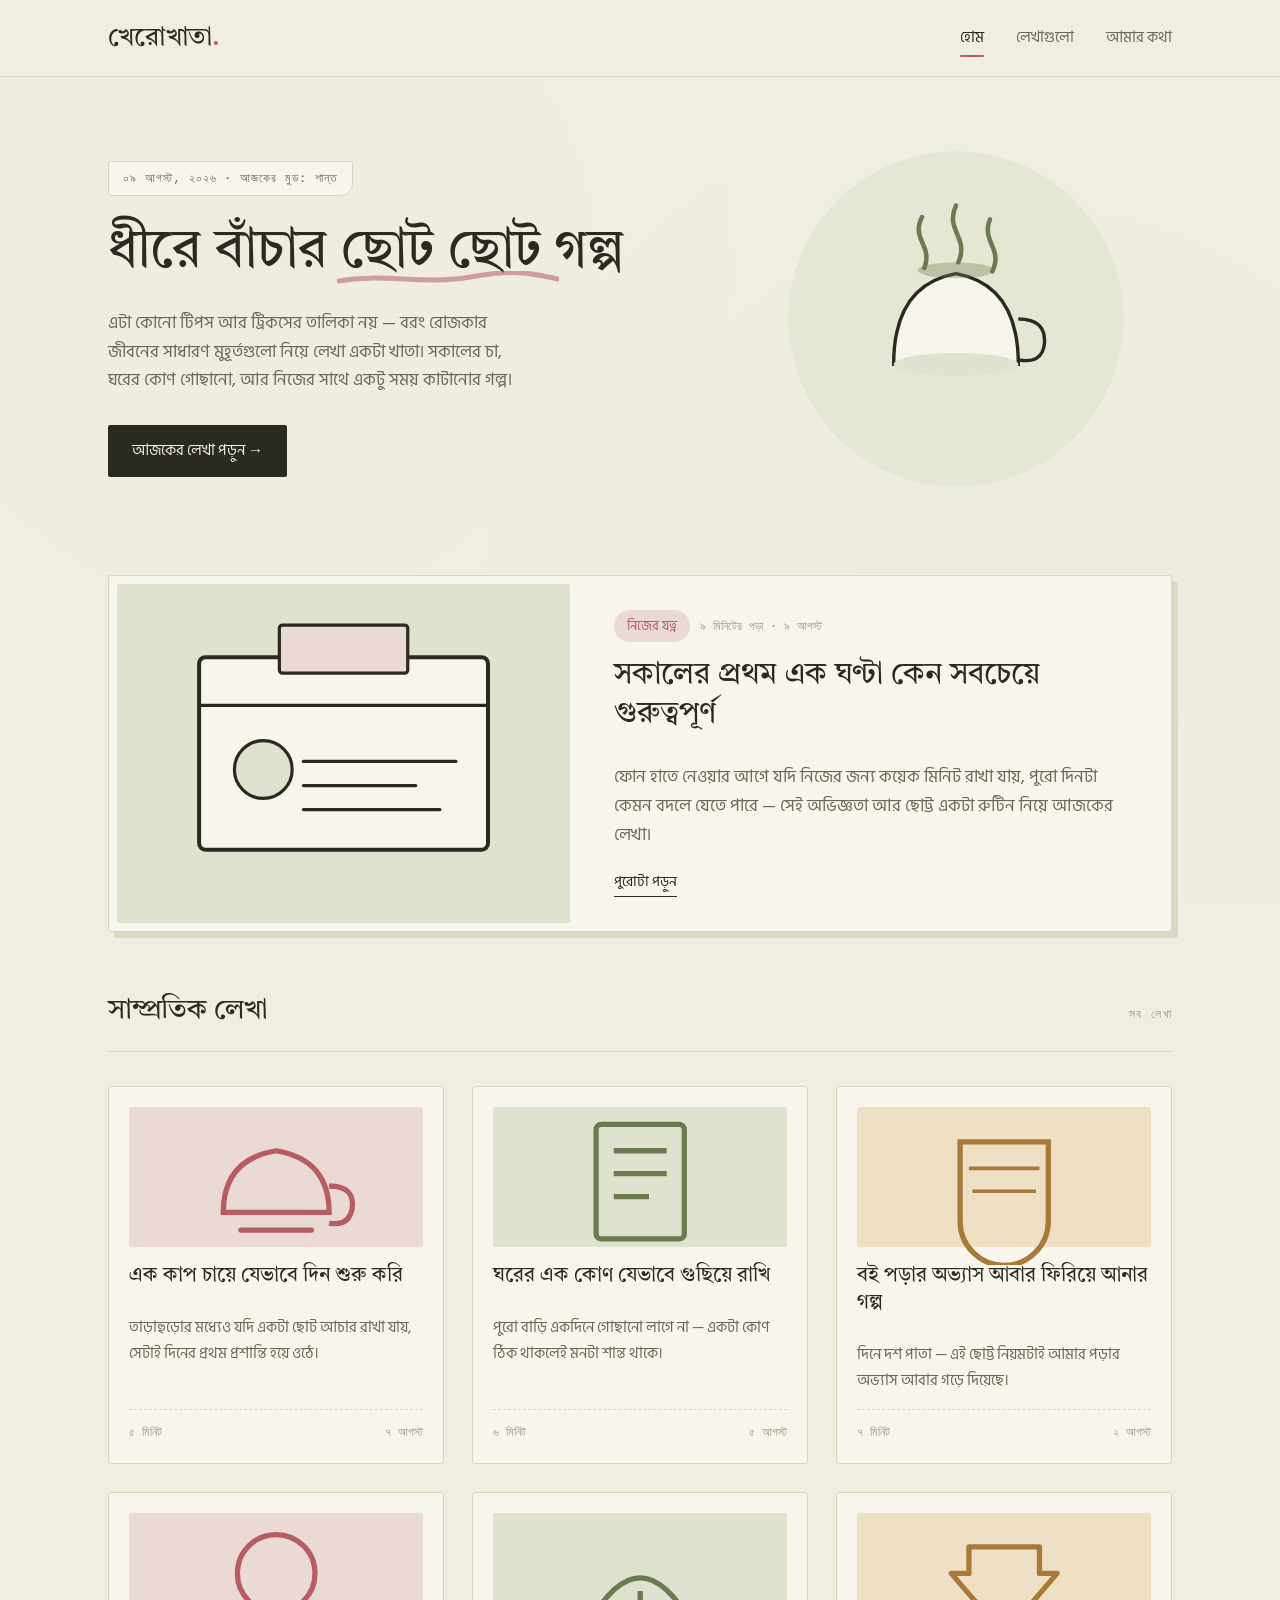
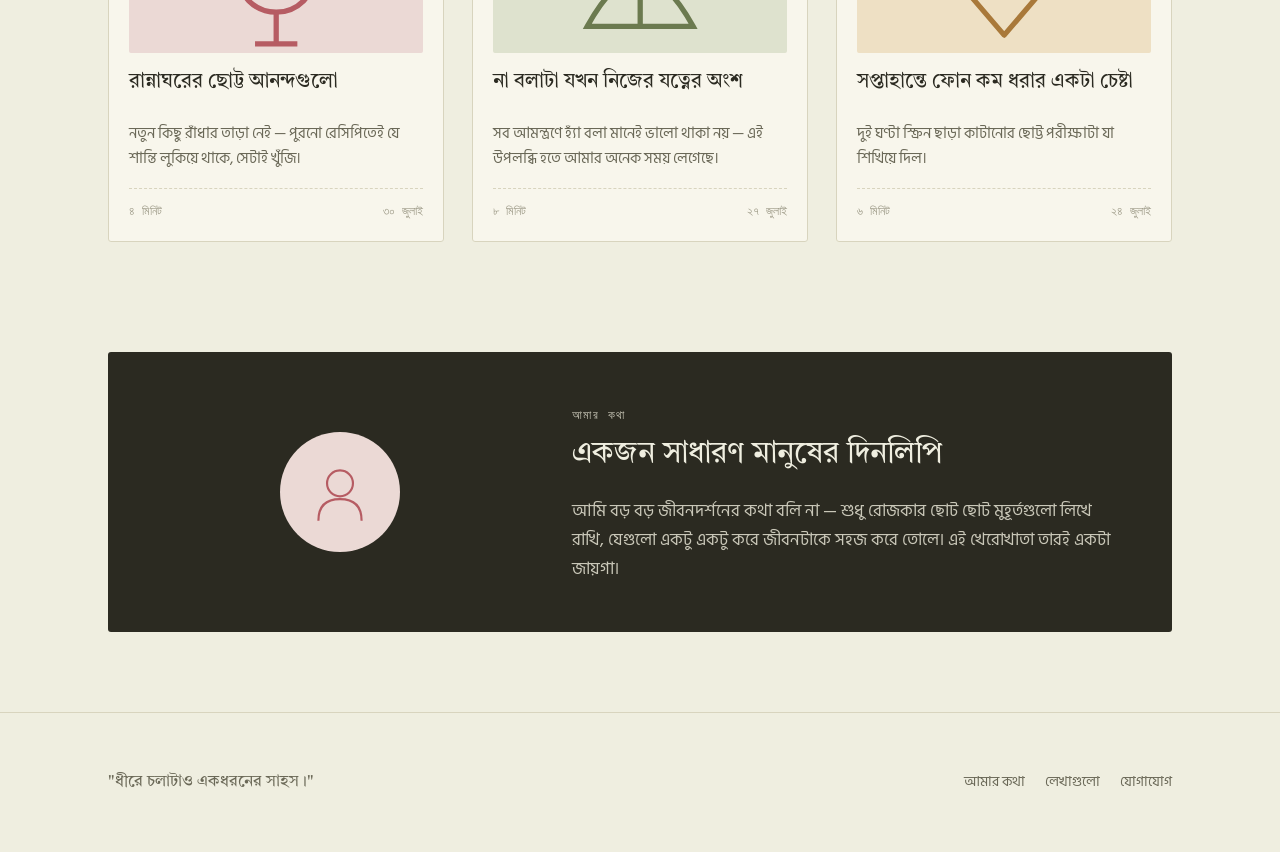
<file: index.html>
<!DOCTYPE html>
<html lang="bn">
<head>
<meta charset="UTF-8">
<meta name="viewport" content="width=device-width, initial-scale=1.0">
<title>খেরোখাতা — ধীরে বাঁচার গল্প</title>
<meta name="description" content="রোজকার জীবনের ছোট ছোট মুহূর্ত, ঘর গোছানো আর মনের যত্ন নিয়ে একটি লাইফস্টাইল ব্লগ।">
<link rel="preconnect" href="https://fonts.googleapis.com">
<link href="https://fonts.googleapis.com/css2?family=Tiro+Bangla&family=Hind+Siliguri:wght@400;500;600&family=JetBrains+Mono:wght@400;500&display=swap" rel="stylesheet">
<link rel="stylesheet" href="style.css">
</head>
<body>

<header class="site-header">
  <div class="wrap header-inner">
    <a class="logo" href="index.html">খেরোখাতা<span class="logo-dot">.</span></a>
    <nav class="site-nav" id="siteNav">
      <a href="index.html" class="active">হোম</a>
      <a href="#posts">লেখাগুলো</a>
      <a href="#about">আমার কথা</a>
    </nav>
    <button class="nav-toggle" id="navToggle" aria-label="মেনু খুলুন">☰</button>
  </div>
</header>

<section class="hero wrap">
  <div>
    <div class="hero-tab">০৯ আগস্ট, ২০২৬ · আজকের মুড: শান্ত</div>
    <h1 class="hero-title">ধীরে বাঁচার
      <span class="underline-mark">ছোট ছোট
        <svg viewBox="0 0 300 14" preserveAspectRatio="none" aria-hidden="true">
          <path d="M2 10 C 60 2, 120 14, 180 6 S 260 2, 298 8" fill="none" stroke="#B65C63" stroke-width="5" stroke-linecap="round" opacity="0.55"/>
        </svg>
      </span> গল্প
    </h1>
    <p class="hero-sub">এটা কোনো টিপস আর ট্রিকসের তালিকা নয় — বরং রোজকার জীবনের সাধারণ মুহূর্তগুলো নিয়ে লেখা একটা খাতা। সকালের চা, ঘরের কোণ গোছানো, আর নিজের সাথে একটু সময় কাটানোর গল্প।</p>
    <a href="post.html" class="hero-cta">আজকের লেখা পড়ুন →</a>
  </div>
  <div class="hero-art">
    <svg viewBox="0 0 300 300" aria-hidden="true">
      <circle cx="150" cy="150" r="148" fill="#E4E7D4"/>
      <path d="M95 190 Q95 120 150 110 Q205 120 205 190 Z" fill="#F8F6EC" stroke="#2B2A21" stroke-width="3"/>
      <ellipse cx="150" cy="190" rx="55" ry="10" fill="#DEE2CE"/>
      <path d="M205 150 Q230 150 228 172 Q226 190 205 186" fill="none" stroke="#2B2A21" stroke-width="3"/>
      <path d="M120 60 C110 80 130 85 122 105" fill="none" stroke="#6B7A4F" stroke-width="4" stroke-linecap="round"/>
      <path d="M150 50 C140 72 162 78 152 100" fill="none" stroke="#6B7A4F" stroke-width="4" stroke-linecap="round"/>
      <path d="M180 62 C172 82 192 88 182 108" fill="none" stroke="#6B7A4F" stroke-width="4" stroke-linecap="round"/>
      <ellipse cx="150" cy="107" rx="34" ry="7" fill="#6B7A4F" opacity="0.35"/>
    </svg>
  </div>
</section>

<section class="section" id="posts">
  <div class="wrap">

    <article class="featured">
      <div class="featured-media">
        <svg viewBox="0 0 220 180" aria-hidden="true">
          <rect x="20" y="30" width="180" height="120" rx="4" fill="#F8F6EC" stroke="#2B2A21" stroke-width="2.5"/>
          <line x1="20" y1="60" x2="200" y2="60" stroke="#2B2A21" stroke-width="2"/>
          <rect x="70" y="10" width="80" height="30" rx="2" fill="#EBD9D5" stroke="#2B2A21" stroke-width="2"/>
          <circle cx="60" cy="100" r="18" fill="#DEE2CE" stroke="#2B2A21" stroke-width="2"/>
          <path d="M85 95 h95" stroke="#2B2A21" stroke-width="2" stroke-linecap="round"/>
          <path d="M85 110 h70" stroke="#2B2A21" stroke-width="2" stroke-linecap="round"/>
          <path d="M85 125 h85" stroke="#2B2A21" stroke-width="2" stroke-linecap="round"/>
        </svg>
      </div>
      <div class="featured-body">
        <div class="mood-row">
          <span class="mood-chip rose">নিজের যত্ন</span>
          <span class="date-tag">৯ মিনিটের পড়া · ৯ আগস্ট</span>
        </div>
        <h3>সকালের প্রথম এক ঘণ্টা কেন সবচেয়ে গুরুত্বপূর্ণ</h3>
        <p>ফোন হাতে নেওয়ার আগে যদি নিজের জন্য কয়েক মিনিট রাখা যায়, পুরো দিনটা কেমন বদলে যেতে পারে — সেই অভিজ্ঞতা আর ছোট্ট একটা রুটিন নিয়ে আজকের লেখা।</p>
        <a href="post.html" class="read-more">পুরোটা পড়ুন</a>
      </div>
    </article>

    <div class="section-head">
      <h2>সাম্প্রতিক লেখা</h2>
      <span class="eyebrow">সব লেখা</span>
    </div>

    <div class="post-grid">

      <a class="post-card" href="post.html">
        <div class="post-card-media" style="background:var(--rose-soft)">
          <svg viewBox="0 0 100 100" aria-hidden="true">
            <path d="M20 70 Q20 40 50 35 Q80 40 80 70 Z" fill="none" stroke="#B65C63" stroke-width="3"/>
            <path d="M80 55 Q95 55 93 68 Q91 78 80 76" fill="none" stroke="#B65C63" stroke-width="3"/>
            <line x1="30" y1="80" x2="70" y2="80" stroke="#B65C63" stroke-width="3" stroke-linecap="round"/>
          </svg>
        </div>
        <h3>এক কাপ চায়ে যেভাবে দিন শুরু করি</h3>
        <p>তাড়াহুড়োর মধ্যেও যদি একটা ছোট আচার রাখা যায়, সেটাই দিনের প্রথম প্রশান্তি হয়ে ওঠে।</p>
        <div class="post-card-meta"><span>৫ মিনিট</span><span>৭ আগস্ট</span></div>
      </a>

      <a class="post-card" href="post.html">
        <div class="post-card-media" style="background:var(--olive-soft)">
          <svg viewBox="0 0 100 100" aria-hidden="true">
            <rect x="25" y="20" width="50" height="65" rx="3" fill="none" stroke="#6B7A4F" stroke-width="3"/>
            <line x1="35" y1="35" x2="65" y2="35" stroke="#6B7A4F" stroke-width="3"/>
            <line x1="35" y1="48" x2="65" y2="48" stroke="#6B7A4F" stroke-width="3"/>
            <line x1="35" y1="61" x2="55" y2="61" stroke="#6B7A4F" stroke-width="3"/>
          </svg>
        </div>
        <h3>ঘরের এক কোণ যেভাবে গুছিয়ে রাখি</h3>
        <p>পুরো বাড়ি একদিনে গোছানো লাগে না — একটা কোণ ঠিক থাকলেই মনটা শান্ত থাকে।</p>
        <div class="post-card-meta"><span>৬ মিনিট</span><span>৫ আগস্ট</span></div>
      </a>

      <a class="post-card" href="post.html">
        <div class="post-card-media" style="background:var(--brass-soft)">
          <svg viewBox="0 0 100 100" aria-hidden="true">
            <path d="M25 30 h50 v45 a25 25 0 0 1 -50 0 Z" fill="none" stroke="#A9793A" stroke-width="3"/>
            <line x1="30" y1="45" x2="70" y2="45" stroke="#A9793A" stroke-width="2"/>
            <line x1="32" y1="58" x2="68" y2="58" stroke="#A9793A" stroke-width="2"/>
          </svg>
        </div>
        <h3>বই পড়ার অভ্যাস আবার ফিরিয়ে আনার গল্প</h3>
        <p>দিনে দশ পাতা — এই ছোট্ট নিয়মটাই আমার পড়ার অভ্যাস আবার গড়ে দিয়েছে।</p>
        <div class="post-card-meta"><span>৭ মিনিট</span><span>২ আগস্ট</span></div>
      </a>

      <a class="post-card" href="post.html">
        <div class="post-card-media" style="background:var(--rose-soft)">
          <svg viewBox="0 0 100 100" aria-hidden="true">
            <circle cx="50" cy="45" r="22" fill="none" stroke="#B65C63" stroke-width="3"/>
            <line x1="50" y1="67" x2="50" y2="85" stroke="#B65C63" stroke-width="3"/>
            <line x1="38" y1="85" x2="62" y2="85" stroke="#B65C63" stroke-width="3"/>
          </svg>
        </div>
        <h3>রান্নাঘরের ছোট্ট আনন্দগুলো</h3>
        <p>নতুন কিছু রাঁধার তাড়া নেই — পুরনো রেসিপিতেই যে শান্তি লুকিয়ে থাকে, সেটাই খুঁজি।</p>
        <div class="post-card-meta"><span>৪ মিনিট</span><span>৩০ জুলাই</span></div>
      </a>

      <a class="post-card" href="post.html">
        <div class="post-card-media" style="background:var(--olive-soft)">
          <svg viewBox="0 0 100 100" aria-hidden="true">
            <path d="M20 75 Q50 20 80 75 Z" fill="none" stroke="#6B7A4F" stroke-width="3"/>
            <line x1="50" y1="75" x2="50" y2="55" stroke="#6B7A4F" stroke-width="3"/>
          </svg>
        </div>
        <h3>না বলাটা যখন নিজের যত্নের অংশ</h3>
        <p>সব আমন্ত্রণে হ্যাঁ বলা মানেই ভালো থাকা নয় — এই উপলব্ধি হতে আমার অনেক সময় লেগেছে।</p>
        <div class="post-card-meta"><span>৮ মিনিট</span><span>২৭ জুলাই</span></div>
      </a>

      <a class="post-card" href="post.html">
        <div class="post-card-media" style="background:var(--brass-soft)">
          <svg viewBox="0 0 100 100" aria-hidden="true">
            <path d="M30 30 h40 v15 h10 l-30 35 l-30 -35 h10 Z" fill="none" stroke="#A9793A" stroke-width="3" stroke-linejoin="round"/>
          </svg>
        </div>
        <h3>সপ্তাহান্তে ফোন কম ধরার একটা চেষ্টা</h3>
        <p>দুই ঘণ্টা স্ক্রিন ছাড়া কাটানোর ছোট্ট পরীক্ষাটা যা শিখিয়ে দিল।</p>
        <div class="post-card-meta"><span>৬ মিনিট</span><span>২৪ জুলাই</span></div>
      </a>

    </div>
  </div>
</section>

<section class="section" id="about">
  <div class="wrap">
    <div class="about">
      <div class="about-avatar">
        <svg viewBox="0 0 100 100" aria-hidden="true">
          <circle cx="50" cy="38" r="18" fill="none" stroke="#B65C63" stroke-width="3"/>
          <path d="M20 90 Q20 60 50 60 Q80 60 80 90" fill="none" stroke="#B65C63" stroke-width="3"/>
        </svg>
      </div>
      <div>
        <span class="eyebrow" style="color:#C9C7B8">আমার কথা</span>
        <h2>একজন সাধারণ মানুষের দিনলিপি</h2>
        <p>আমি বড় বড় জীবনদর্শনের কথা বলি না — শুধু রোজকার ছোট ছোট মুহূর্তগুলো লিখে রাখি, যেগুলো একটু একটু করে জীবনটাকে সহজ করে তোলে। এই খেরোখাতা তারই একটা জায়গা।</p>
      </div>
    </div>
  </div>
</section>

<footer class="site-footer">
  <div class="wrap footer-inner">
    <p class="footer-quote">"ধীরে চলাটাও একধরনের সাহস।"</p>
    <div class="footer-links">
      <a href="#about">আমার কথা</a>
      <a href="#posts">লেখাগুলো</a>
      <a href="mailto:hello@example.com">যোগাযোগ</a>
    </div>
  </div>
</footer>

<script src="script.js"></script>
</body>
</html>
</file>
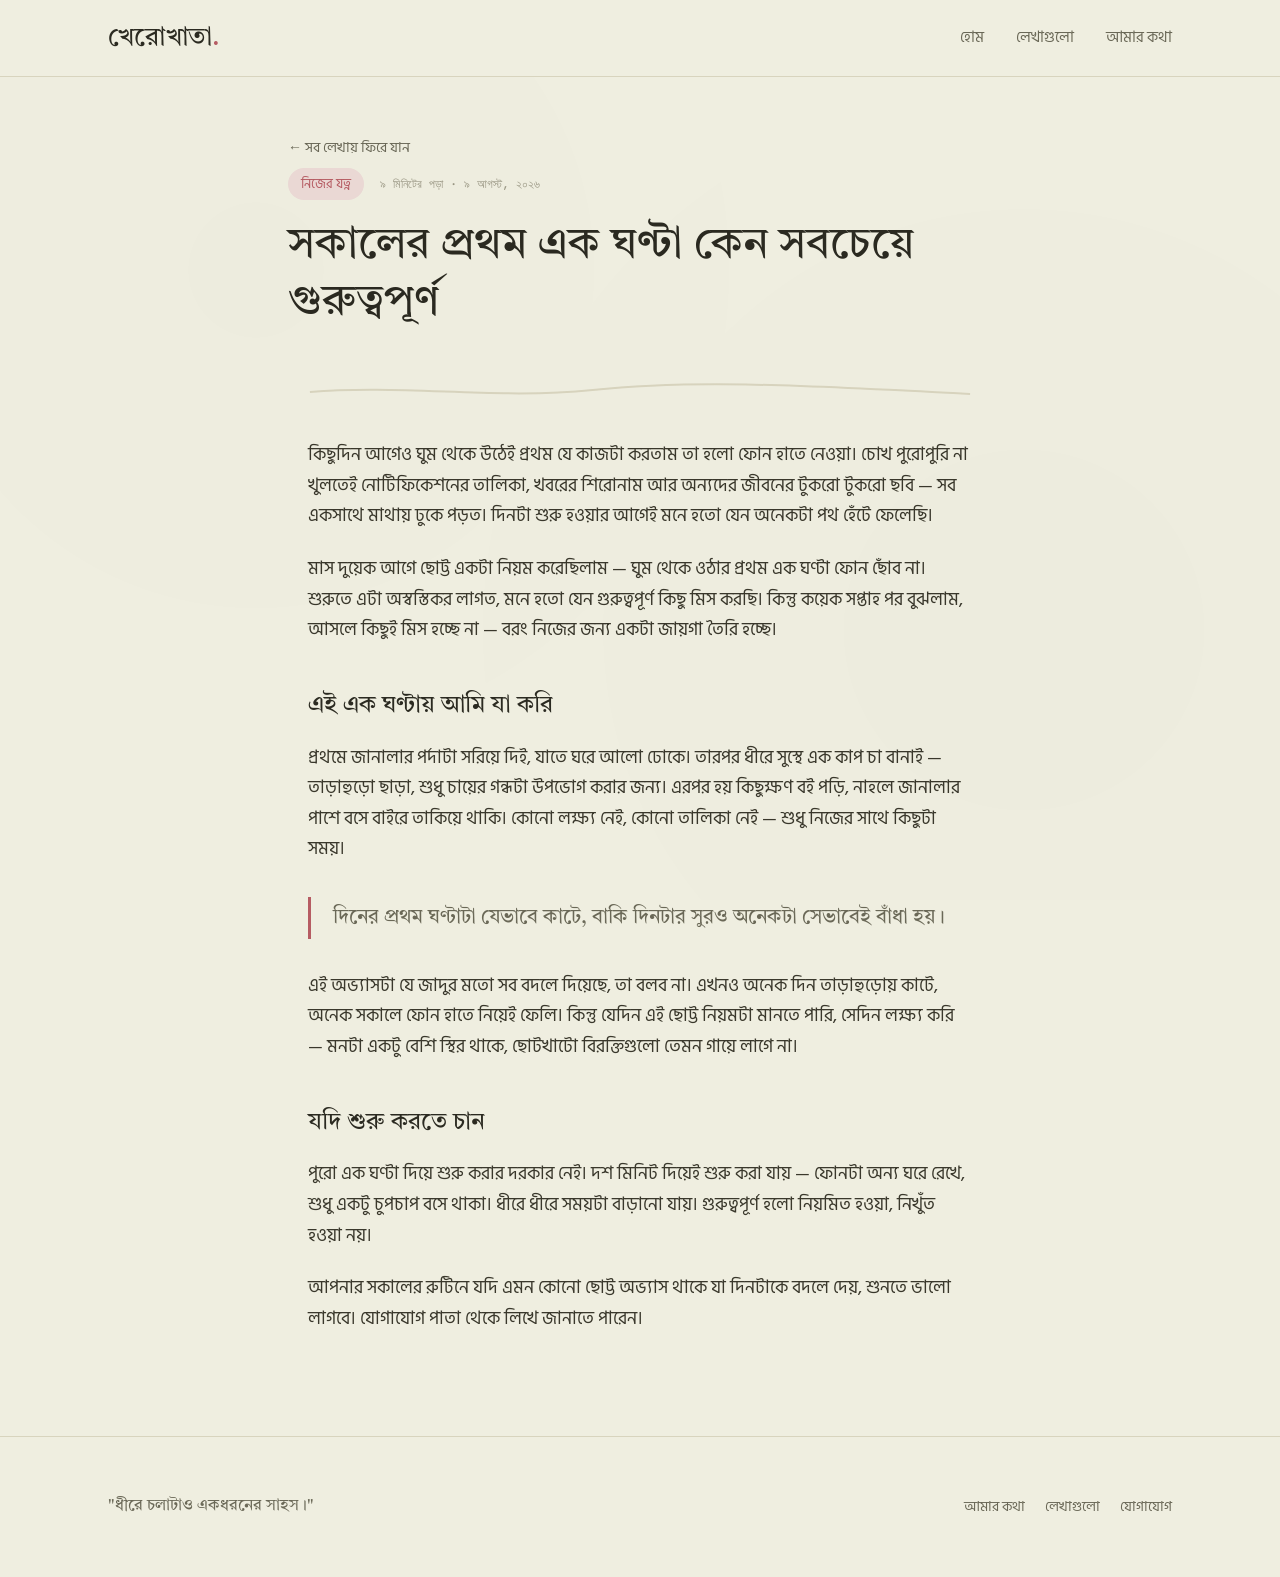
<file: post.html>
<!DOCTYPE html>
<html lang="bn">
<head>
<meta charset="UTF-8">
<meta name="viewport" content="width=device-width, initial-scale=1.0">
<title>সকালের প্রথম এক ঘণ্টা কেন সবচেয়ে গুরুত্বপূর্ণ — খেরোখাতা</title>
<link rel="preconnect" href="https://fonts.googleapis.com">
<link href="https://fonts.googleapis.com/css2?family=Tiro+Bangla&family=Hind+Siliguri:wght@400;500;600&family=JetBrains+Mono:wght@400;500&display=swap" rel="stylesheet">
<link rel="stylesheet" href="style.css">
</head>
<body>

<header class="site-header">
  <div class="wrap header-inner">
    <a class="logo" href="index.html">খেরোখাতা<span class="logo-dot">.</span></a>
    <nav class="site-nav" id="siteNav">
      <a href="index.html">হোম</a>
      <a href="index.html#posts">লেখাগুলো</a>
      <a href="index.html#about">আমার কথা</a>
    </nav>
    <button class="nav-toggle" id="navToggle" aria-label="মেনু খুলুন">☰</button>
  </div>
</header>

<article>
  <div class="post-hero">
    <a class="back-link" href="index.html">← সব লেখায় ফিরে যান</a>
    <div class="post-meta-row">
      <span class="mood-chip rose">নিজের যত্ন</span>
      <span class="date-tag">৯ মিনিটের পড়া · ৯ আগস্ট, ২০২৬</span>
    </div>
    <h1 class="post-title-lg">সকালের প্রথম এক ঘণ্টা কেন সবচেয়ে গুরুত্বপূর্ণ</h1>
  </div>

  <div class="post-divider">
    <svg viewBox="0 0 700 22" preserveAspectRatio="none" aria-hidden="true">
      <path d="M2 12 C 100 4, 200 20, 300 10 S 500 4, 698 14" fill="none" stroke="#D8D4BE" stroke-width="2"/>
    </svg>
  </div>

  <div class="post-body">
    <p>কিছুদিন আগেও ঘুম থেকে উঠেই প্রথম যে কাজটা করতাম তা হলো ফোন হাতে নেওয়া। চোখ পুরোপুরি না খুলতেই নোটিফিকেশনের তালিকা, খবরের শিরোনাম আর অন্যদের জীবনের টুকরো টুকরো ছবি — সব একসাথে মাথায় ঢুকে পড়ত। দিনটা শুরু হওয়ার আগেই মনে হতো যেন অনেকটা পথ হেঁটে ফেলেছি।</p>

    <p>মাস দুয়েক আগে ছোট্ট একটা নিয়ম করেছিলাম — ঘুম থেকে ওঠার প্রথম এক ঘণ্টা ফোন ছোঁব না। শুরুতে এটা অস্বস্তিকর লাগত, মনে হতো যেন গুরুত্বপূর্ণ কিছু মিস করছি। কিন্তু কয়েক সপ্তাহ পর বুঝলাম, আসলে কিছুই মিস হচ্ছে না — বরং নিজের জন্য একটা জায়গা তৈরি হচ্ছে।</p>

    <h2>এই এক ঘণ্টায় আমি যা করি</h2>
    <p>প্রথমে জানালার পর্দাটা সরিয়ে দিই, যাতে ঘরে আলো ঢোকে। তারপর ধীরে সুস্থে এক কাপ চা বানাই — তাড়াহুড়ো ছাড়া, শুধু চায়ের গন্ধটা উপভোগ করার জন্য। এরপর হয় কিছুক্ষণ বই পড়ি, নাহলে জানালার পাশে বসে বাইরে তাকিয়ে থাকি। কোনো লক্ষ্য নেই, কোনো তালিকা নেই — শুধু নিজের সাথে কিছুটা সময়।</p>

    <blockquote>দিনের প্রথম ঘণ্টাটা যেভাবে কাটে, বাকি দিনটার সুরও অনেকটা সেভাবেই বাঁধা হয়।</blockquote>

    <p>এই অভ্যাসটা যে জাদুর মতো সব বদলে দিয়েছে, তা বলব না। এখনও অনেক দিন তাড়াহুড়োয় কাটে, অনেক সকালে ফোন হাতে নিয়েই ফেলি। কিন্তু যেদিন এই ছোট্ট নিয়মটা মানতে পারি, সেদিন লক্ষ্য করি — মনটা একটু বেশি স্থির থাকে, ছোটখাটো বিরক্তিগুলো তেমন গায়ে লাগে না।</p>

    <h2>যদি শুরু করতে চান</h2>
    <p>পুরো এক ঘণ্টা দিয়ে শুরু করার দরকার নেই। দশ মিনিট দিয়েই শুরু করা যায় — ফোনটা অন্য ঘরে রেখে, শুধু একটু চুপচাপ বসে থাকা। ধীরে ধীরে সময়টা বাড়ানো যায়। গুরুত্বপূর্ণ হলো নিয়মিত হওয়া, নিখুঁত হওয়া নয়।</p>

    <p>আপনার সকালের রুটিনে যদি এমন কোনো ছোট্ট অভ্যাস থাকে যা দিনটাকে বদলে দেয়, শুনতে ভালো লাগবে। যোগাযোগ পাতা থেকে লিখে জানাতে পারেন।</p>
  </div>
</article>

<footer class="site-footer">
  <div class="wrap footer-inner">
    <p class="footer-quote">"ধীরে চলাটাও একধরনের সাহস।"</p>
    <div class="footer-links">
      <a href="index.html#about">আমার কথা</a>
      <a href="index.html#posts">লেখাগুলো</a>
      <a href="mailto:hello@example.com">যোগাযোগ</a>
    </div>
  </div>
</footer>

<script src="script.js"></script>
</body>
</html>
</file>
<file: style.css>
/* ===========================================================
   খেরোখাতা — লাইফস্টাইল ব্লগ
   Design tokens
=========================================================== */
:root{
  --bg:            #EFEEE0;
  --bg-card:       #F8F6EC;
  --paper-shadow:  #DCD8C4;
  --ink:           #2B2A21;
  --ink-soft:      #6A6857;
  --ink-faint:     #9A9784;
  --rose:          #B65C63;
  --rose-soft:     #EBD9D5;
  --olive:         #6B7A4F;
  --olive-soft:    #DEE2CE;
  --brass:         #A9793A;
  --brass-soft:    #EEE0C4;
  --border:        #D8D4BE;
  --radius:        3px;
  --wrap:          1120px;
}

*{ box-sizing: border-box; }
html{ scroll-behavior: smooth; }

body{
  margin:0;
  background: var(--bg);
  color: var(--ink);
  font-family: "Hind Siliguri", "Noto Sans Bengali", sans-serif;
  font-size: 17px;
  line-height: 1.7;
  -webkit-font-smoothing: antialiased;
}

h1,h2,h3, .logo, .hero-title, .post-title-lg{
  font-family: "Tiro Bangla", "Noto Serif Bengali", serif;
  font-weight: 400;
  color: var(--ink);
  margin: 0;
}

a{ color: inherit; text-decoration: none; }
img{ max-width:100%; display:block; }

.wrap{
  max-width: var(--wrap);
  margin: 0 auto;
  padding: 0 28px;
}

.eyebrow{
  font-family:"JetBrains Mono", "Space Mono", monospace;
  font-size: 12px;
  letter-spacing: .12em;
  text-transform: uppercase;
  color: var(--ink-faint);
}

/* subtle paper grain */
body::before{
  content:"";
  position: fixed; inset:0;
  pointer-events:none;
  z-index: 0;
  opacity:.5;
  background-image:
    radial-gradient(circle at 20% 30%, rgba(0,0,0,0.015) 0, transparent 45%),
    radial-gradient(circle at 80% 70%, rgba(0,0,0,0.02) 0, transparent 50%);
}

/* ===========================================================
   Header
=========================================================== */
.site-header{
  position: sticky; top:0; z-index: 50;
  background: rgba(239,238,224,.92);
  backdrop-filter: blur(6px);
  border-bottom: 1px solid var(--border);
}
.header-inner{
  display:flex; align-items:center; justify-content:space-between;
  height: 76px;
}
.logo{
  font-size: 26px;
  letter-spacing:.01em;
}
.logo-dot{ color: var(--rose); }

.site-nav{ display:flex; gap: 32px; }
.site-nav a{
  font-size: 15px;
  color: var(--ink-soft);
  position:relative;
  padding: 4px 0;
}
.site-nav a:hover{ color: var(--ink); }
.site-nav a.active{ color: var(--ink); }
.site-nav a.active::after{
  content:"";
  position:absolute; left:0; right:0; bottom:-2px;
  height: 2px; background: var(--rose);
  border-radius: 2px;
}

.nav-toggle{
  display:none;
  background:none; border:none; font-size: 22px; color: var(--ink);
  cursor:pointer;
}

/* ===========================================================
   Hero
=========================================================== */
.hero{
  padding: 72px 28px 56px;
  display:grid;
  grid-template-columns: 1.15fr .85fr;
  gap: 48px;
  align-items:center;
  position:relative; z-index:1;
}
.hero-tab{
  display:inline-block;
  font-family:"JetBrains Mono", "Space Mono", monospace;
  font-size: 12px;
  letter-spacing:.08em;
  color: var(--ink-soft);
  background: var(--bg-card);
  border: 1px solid var(--border);
  padding: 6px 14px;
  border-radius: 2px 2px 12px 2px;
  margin-bottom: 22px;
}
.hero-title{
  font-size: clamp(34px, 4.6vw, 54px);
  line-height: 1.28;
  margin-bottom: 22px;
}
.underline-mark{
  position:relative;
  white-space: nowrap;
}
.underline-mark svg{
  position:absolute;
  left:-2%; bottom:-6px;
  width:104%; height:14px;
  z-index:-1;
}
.hero-sub{
  color: var(--ink-soft);
  font-size: 17px;
  max-width: 46ch;
  margin-bottom: 30px;
}
.hero-cta{
  display:inline-flex; align-items:center; gap:8px;
  background: var(--ink);
  color: var(--bg);
  padding: 13px 24px;
  border-radius: 2px;
  font-size: 15px;
  transition: transform .15s ease, background .2s ease;
}
.hero-cta:hover{ background: var(--rose); transform: translateY(-1px); }

.hero-art{ display:flex; justify-content:center; }
.hero-art svg{ width: 100%; max-width: 340px; height:auto; }

/* ===========================================================
   Sections / labels
=========================================================== */
.section{ padding: 30px 28px 80px; position:relative; z-index:1; }
.section-head{
  display:flex; align-items:baseline; justify-content:space-between;
  border-bottom: 1px solid var(--border);
  padding-bottom: 16px; margin-bottom: 34px;
}
.section-head h2{ font-size: 28px; }

/* ===========================================================
   Featured post
=========================================================== */
.featured{
  display:grid;
  grid-template-columns: .9fr 1.1fr;
  gap: 40px;
  background: var(--bg-card);
  border: 1px solid var(--border);
  border-radius: var(--radius);
  padding: 8px;
  margin-bottom: 56px;
  box-shadow: 6px 6px 0 var(--paper-shadow);
}
.featured-media{
  background: var(--olive-soft);
  border-radius: 2px;
  display:flex; align-items:center; justify-content:center;
  min-height: 260px;
  overflow:hidden;
}
.featured-media svg{ width:78%; }
.featured-body{ padding: 26px 26px 26px 4px; display:flex; flex-direction:column; }
.mood-row{ display:flex; gap:10px; align-items:center; margin-bottom:14px; flex-wrap:wrap;}
.mood-chip{
  font-size: 13px;
  padding: 4px 12px;
  border-radius: 20px;
  border:1px solid transparent;
}
.mood-chip.rose{ background: var(--rose-soft); color: var(--rose); }
.mood-chip.olive{ background: var(--olive-soft); color: var(--olive); }
.mood-chip.brass{ background: var(--brass-soft); color: var(--brass); }
.date-tag{
  font-family:"JetBrains Mono","Space Mono",monospace;
  font-size: 12px; color: var(--ink-faint);
}
.featured-body h3{ font-size: 30px; line-height:1.3; margin-bottom: 12px; }
.featured-body p{ color: var(--ink-soft); margin-bottom: 20px; flex-grow:1; }
.read-more{
  font-size: 14px; color: var(--ink);
  border-bottom: 1px solid var(--ink);
  align-self:flex-start;
  padding-bottom:2px;
}
.read-more:hover{ color: var(--rose); border-color: var(--rose); }

/* ===========================================================
   Post grid
=========================================================== */
.post-grid{
  display:grid;
  grid-template-columns: repeat(3, 1fr);
  gap: 28px;
}
.post-card{
  background: var(--bg-card);
  border: 1px solid var(--border);
  border-radius: var(--radius);
  padding: 20px;
  display:flex; flex-direction:column;
  transition: transform .18s ease, box-shadow .18s ease;
}
.post-card:hover{
  transform: translateY(-4px);
  box-shadow: 5px 5px 0 var(--paper-shadow);
}
.post-card-media{
  height: 140px;
  border-radius: 2px;
  margin-bottom: 16px;
  display:flex; align-items:center; justify-content:center;
}
.post-card-media svg{ width: 60%; }
.post-card h3{ font-size: 20px; line-height:1.35; margin-bottom: 10px; }
.post-card p{ color: var(--ink-soft); font-size: 15px; margin-bottom: 16px; flex-grow:1; }
.post-card-meta{
  display:flex; justify-content:space-between; align-items:center;
  font-size: 12px; color: var(--ink-faint);
  font-family:"JetBrains Mono","Space Mono",monospace;
  border-top: 1px dashed var(--border);
  padding-top: 12px;
}

/* ===========================================================
   About / newsletter
=========================================================== */
.about{
  display:grid;
  grid-template-columns: .8fr 1.2fr;
  gap: 48px;
  align-items:center;
  background: var(--ink);
  color: var(--bg);
  border-radius: var(--radius);
  padding: 48px;
}
.about h2{ color: var(--bg); font-size: 30px; margin-bottom: 16px; }
.about p{ color: #C9C7B8; margin-bottom: 0; }
.about-avatar{
  width: 120px; height:120px; border-radius:50%;
  background: var(--rose-soft);
  display:flex; align-items:center; justify-content:center;
  margin: 0 auto;
}
.about-avatar svg{ width: 60%; }

/* ===========================================================
   Footer
=========================================================== */
.site-footer{
  border-top: 1px solid var(--border);
  padding: 40px 28px;
  position:relative; z-index:1;
}
.footer-inner{
  display:flex; justify-content:space-between; align-items:center;
  flex-wrap:wrap; gap:16px;
}
.footer-quote{
  font-family:"Tiro Bangla", serif;
  font-size: 16px;
  color: var(--ink-soft);
  max-width: 40ch;
}
.footer-links{ display:flex; gap:20px; font-size:14px; color:var(--ink-soft); }
.footer-links a:hover{ color: var(--rose); }

/* ===========================================================
   Post page
=========================================================== */
.post-hero{ padding: 56px 28px 20px; max-width: 760px; margin: 0 auto; }
.post-title-lg{ font-size: clamp(30px,4.4vw,44px); line-height:1.3; margin: 18px 0 20px; }
.post-meta-row{ display:flex; gap:16px; align-items:center; flex-wrap:wrap; margin-bottom: 8px;}
.post-body{
  max-width: 720px; margin: 0 auto;
  padding: 20px 28px 80px;
  font-size: 18px;
  color: #3A382C;
}
.post-body p{ margin: 0 0 22px; }
.post-body h2{ font-size: 24px; margin: 40px 0 16px; }
.post-body blockquote{
  margin: 32px 0; padding: 4px 0 4px 22px;
  border-left: 3px solid var(--rose);
  font-family:"Tiro Bangla",serif;
  font-size: 20px; color: var(--ink-soft);
}
.post-divider{
  max-width: 720px; margin: 8px auto 8px; padding: 0 28px;
}
.post-divider svg{ width: 100%; height: 22px; }
.back-link{
  display:inline-flex; align-items:center; gap:6px;
  font-size:14px; color: var(--ink-soft);
  margin-bottom: 8px;
}
.back-link:hover{ color: var(--rose); }

/* ===========================================================
   Responsive
=========================================================== */
@media (max-width: 900px){
  .hero{ grid-template-columns: 1fr; padding-top: 40px; }
  .hero-art{ order:-1; max-width: 220px; margin: 0 auto; }
  .featured{ grid-template-columns: 1fr; }
  .featured-body{ padding: 6px 20px 22px; }
  .post-grid{ grid-template-columns: repeat(2,1fr); }
  .about{ grid-template-columns: 1fr; text-align:center; padding: 36px 24px; }
}
@media (max-width: 620px){
  .site-nav{
    position:absolute; top: 76px; left:0; right:0;
    background: var(--bg); border-bottom: 1px solid var(--border);
    flex-direction:column; padding: 16px 28px; gap:16px;
    display:none;
  }
  .site-nav.open{ display:flex; }
  .nav-toggle{ display:block; }
  .post-grid{ grid-template-columns: 1fr; }
  .footer-inner{ flex-direction:column; align-items:flex-start; }
}

/* Reduced motion */
@media (prefers-reduced-motion: reduce){
  html{ scroll-behavior:auto; }
  .post-card, .hero-cta{ transition:none; }
}

/* Keyboard focus */
a:focus-visible, button:focus-visible{
  outline: 2px solid var(--rose);
  outline-offset: 3px;
}
</file>
